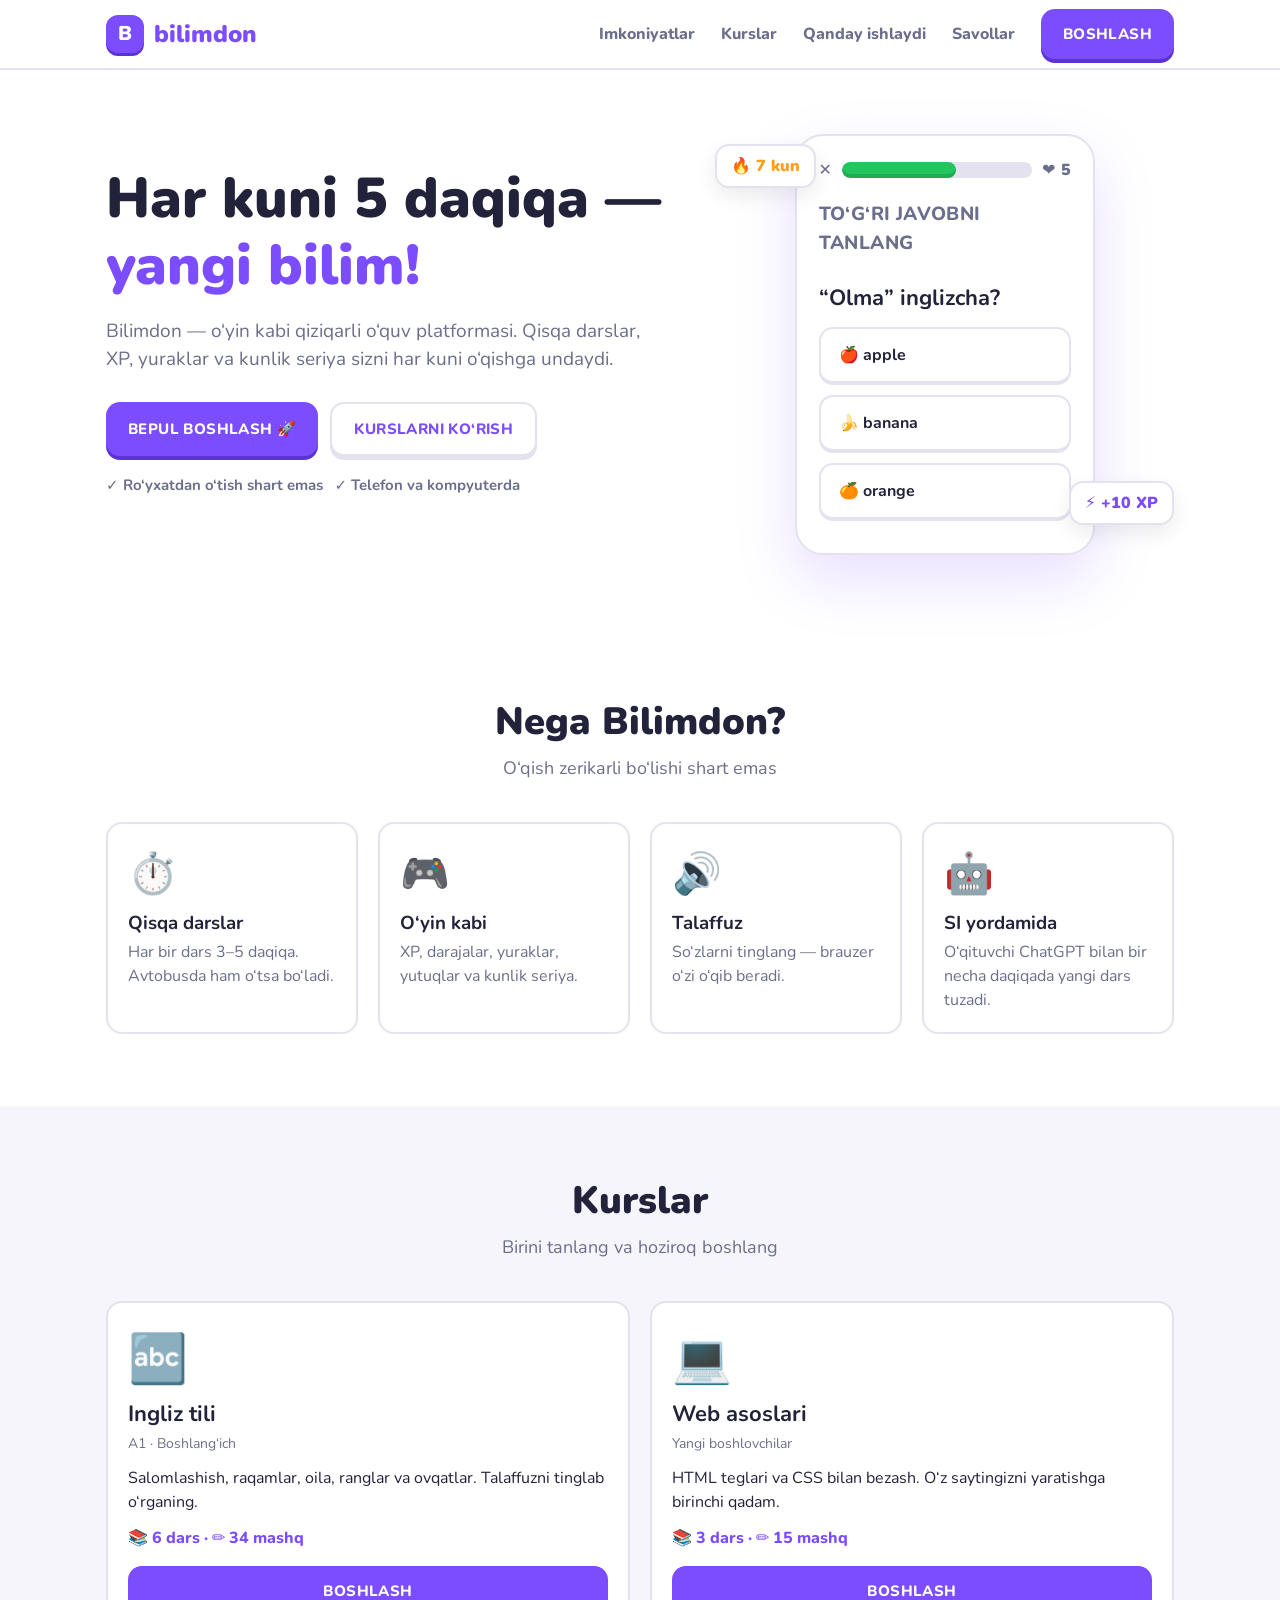
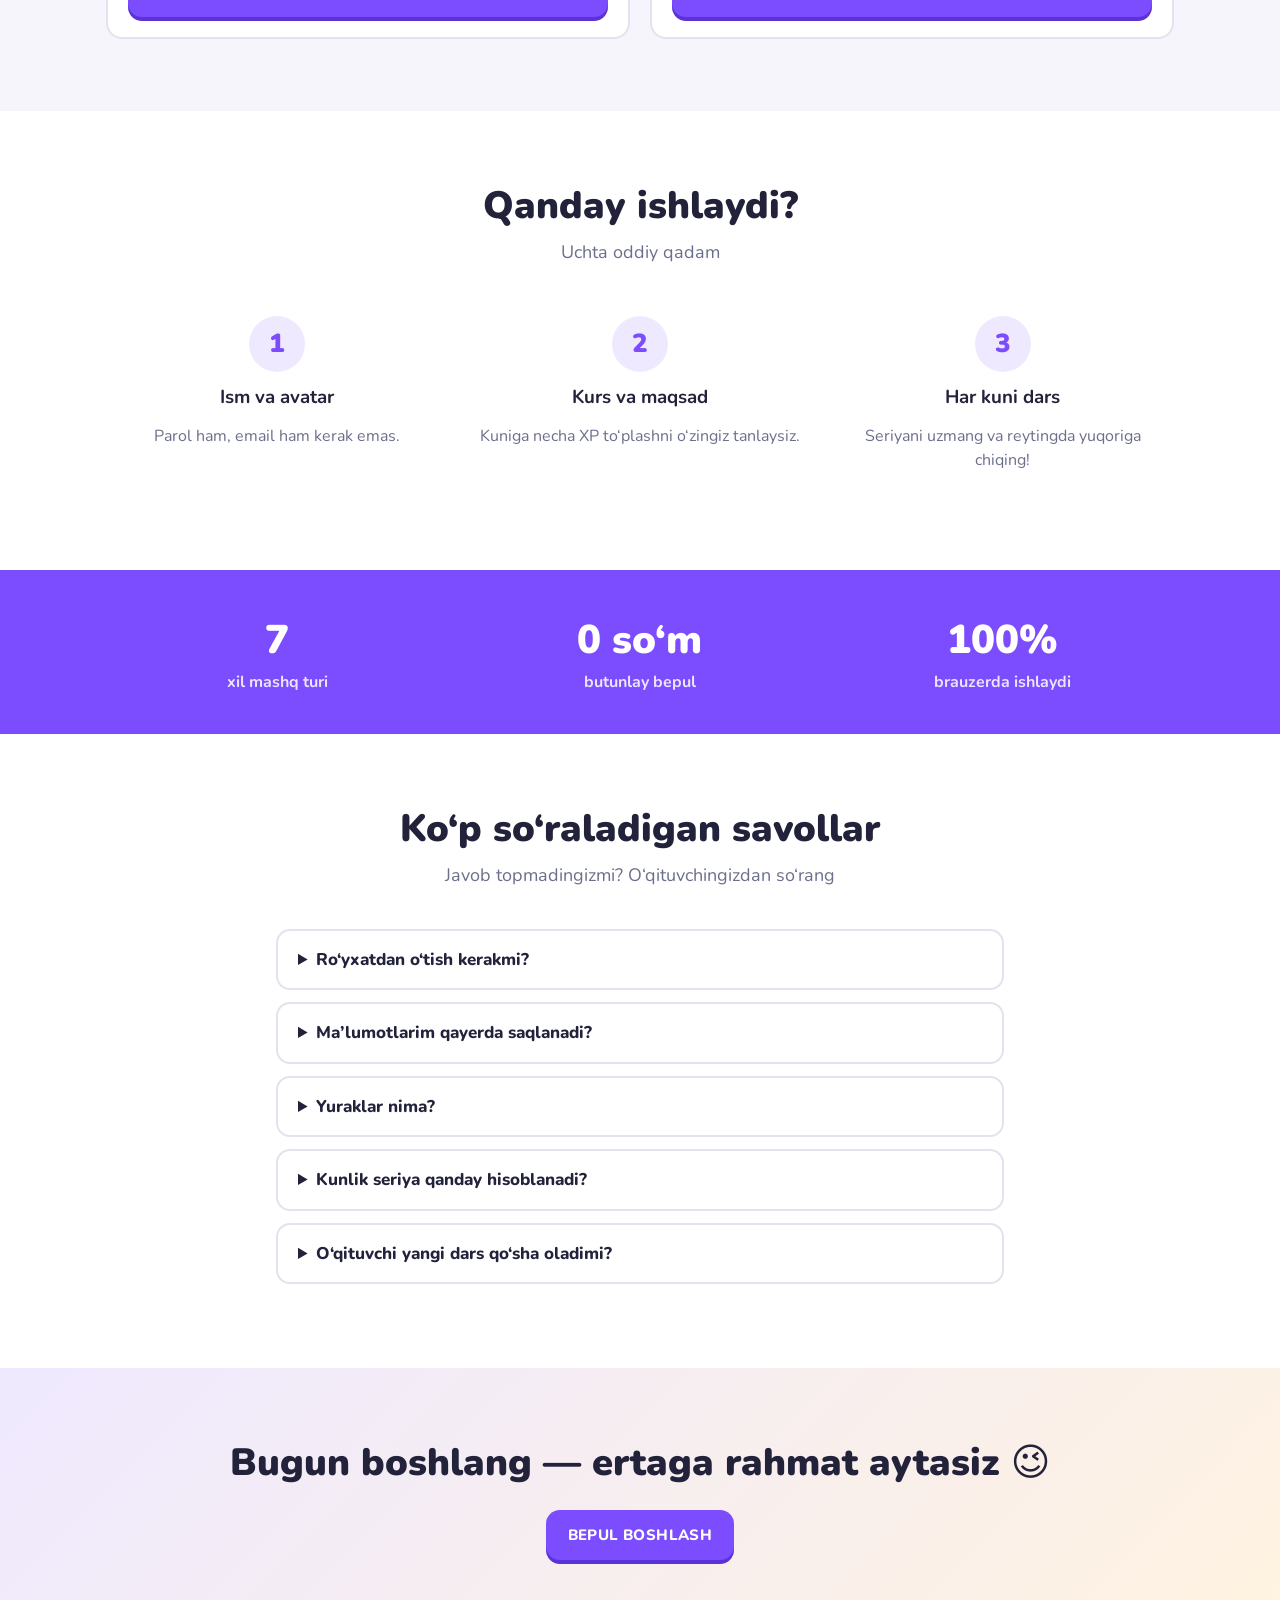
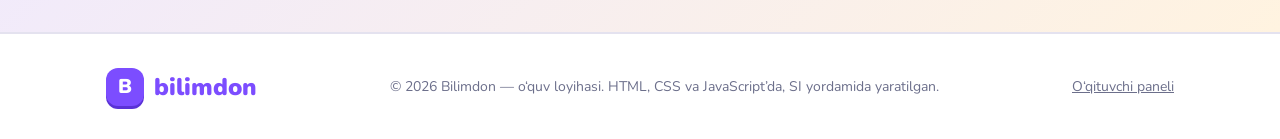
<file: index.html>
<!DOCTYPE html>
<html lang="uz">
<head>
  <meta charset="UTF-8">
  <meta name="viewport" content="width=device-width, initial-scale=1.0">
  <title>Bilimdon — har kuni 5 daqiqada yangi bilim</title>
  <meta name="description" content="Bilimdon — o‘yin kabi qiziqarli o‘quv platformasi: qisqa darslar, XP, yuraklar va kunlik seriya. Ingliz tili va web asoslari kurslari bepul.">
  <meta property="og:title" content="Bilimdon — o‘yin kabi o‘rganing">
  <meta property="og:description" content="Qisqa darslar, XP va kunlik seriya. Bepul, brauzerda ishlaydi.">
  <link rel="icon" href="data:image/svg+xml,<svg xmlns='http://www.w3.org/2000/svg' viewBox='0 0 100 100'><rect width='100' height='100' rx='24' fill='%237c4dff'/><text x='50' y='70' font-size='60' text-anchor='middle' fill='white' font-family='Arial' font-weight='bold'>B</text></svg>">
  <link rel="preconnect" href="https://fonts.googleapis.com">
  <link href="https://fonts.googleapis.com/css2?family=Nunito:wght@400;700;800;900&display=swap" rel="stylesheet">
  <link rel="stylesheet" href="css/style.css">

  <!-- GEO/SEO: FAQ'ni qidiruv tizimlari va SI-qidiruv tushunishi uchun Schema.org -->
  <script type="application/ld+json">
  {
    "@context": "https://schema.org",
    "@type": "FAQPage",
    "mainEntity": [
      { "@type": "Question", "name": "Ro‘yxatdan o‘tish kerakmi?", "acceptedAnswer": { "@type": "Answer", "text": "Yo‘q. Ism va avatar tanlaysiz — shu bilan tamom." } },
      { "@type": "Question", "name": "Bilimdon pullikmi?", "acceptedAnswer": { "@type": "Answer", "text": "Yo‘q, barcha kurslar bepul." } }
    ]
  }
  </script>
</head>
<body class="landing">

  <!-- ===== HEADER ===== -->
  <header class="site-header">
    <div class="container nav">
      <a class="logo" href="index.html"><span class="mark">B</span>bilimdon</a>
      <button class="burger" id="burger" aria-label="Menyu" aria-expanded="false">☰</button>
      <nav class="nav-links" id="navLinks">
        <a href="#features">Imkoniyatlar</a>
        <a href="#courses">Kurslar</a>
        <a href="#how">Qanday ishlaydi</a>
        <a href="#faq">Savollar</a>
        <a class="btn" data-start href="start.html">Boshlash</a>
      </nav>
    </div>
  </header>

  <main>
    <!-- ===== HERO ===== -->
    <section class="container hero">
      <div>
        <h1>Har kuni 5 daqiqa — <em>yangi bilim!</em></h1>
        <p>Bilimdon — o‘yin kabi qiziqarli o‘quv platformasi. Qisqa darslar, XP, yuraklar va kunlik seriya sizni har kuni o‘qishga undaydi.</p>
        <div class="hero-btns">
          <a class="btn" data-start="main" href="start.html">Bepul boshlash 🚀</a>
          <a class="btn btn-ghost" href="#courses">Kurslarni ko‘rish</a>
        </div>
        <p class="trust">✓ Ro‘yxatdan o‘tish shart emas &nbsp; ✓ Telefon va kompyuterda</p>
      </div>

      <div class="hero-art" aria-hidden="true">
        <div class="float f1">🔥 7 kun</div>
        <div class="float f2">⚡ +10 XP</div>
        <div class="phone">
          <div class="phone-top"><span>✕</span><div class="progress"><div style="width:60%"></div></div><span>❤️ 5</span></div>
          <p class="ex-kind">To‘g‘ri javobni tanlang</p>
          <h3>“Olma” inglizcha?</h3>
          <button class="opt demo-opt" data-ok="1">🍎 apple</button>
          <button class="opt demo-opt">🍌 banana</button>
          <button class="opt demo-opt">🍊 orange</button>
        </div>
      </div>
    </section>

    <!-- ===== IMKONIYATLAR ===== -->
    <section class="section" id="features">
      <div class="container">
        <h2>Nega Bilimdon?</h2>
        <p class="sub">O‘qish zerikarli bo‘lishi shart emas</p>
        <div class="grid-4">
          <div class="card feature reveal"><div class="icon">⏱️</div><h3>Qisqa darslar</h3><p class="muted">Har bir dars 3–5 daqiqa. Avtobusda ham o‘tsa bo‘ladi.</p></div>
          <div class="card feature reveal"><div class="icon">🎮</div><h3>O‘yin kabi</h3><p class="muted">XP, darajalar, yuraklar, yutuqlar va kunlik seriya.</p></div>
          <div class="card feature reveal"><div class="icon">🔊</div><h3>Talaffuz</h3><p class="muted">So‘zlarni tinglang — brauzer o‘zi o‘qib beradi.</p></div>
          <div class="card feature reveal"><div class="icon">🤖</div><h3>SI yordamida</h3><p class="muted">O‘qituvchi ChatGPT bilan bir necha daqiqada yangi dars tuzadi.</p></div>
        </div>
      </div>
    </section>

    <!-- ===== KURSLAR (JS bilan to'ldiriladi) ===== -->
    <section class="section alt" id="courses">
      <div class="container">
        <h2>Kurslar</h2>
        <p class="sub">Birini tanlang va hoziroq boshlang</p>
        <div class="grid-3" id="courseList"></div>
      </div>
    </section>

    <!-- ===== QANDAY ISHLAYDI ===== -->
    <section class="section" id="how">
      <div class="container">
        <h2>Qanday ishlaydi?</h2>
        <p class="sub">Uchta oddiy qadam</p>
        <div class="grid-3 steps">
          <div class="step reveal"><span class="num">1</span><h3>Ism va avatar</h3><p class="muted">Parol ham, email ham kerak emas.</p></div>
          <div class="step reveal"><span class="num">2</span><h3>Kurs va maqsad</h3><p class="muted">Kuniga necha XP to‘plashni o‘zingiz tanlaysiz.</p></div>
          <div class="step reveal"><span class="num">3</span><h3>Har kuni dars</h3><p class="muted">Seriyani uzmang va reytingda yuqoriga chiqing!</p></div>
        </div>
      </div>
    </section>

    <!-- ===== RAQAMLAR ===== -->
    <section class="band">
      <div class="container band-grid">
        <div><b>7</b><span>xil mashq turi</span></div>
        <div><b>0 so‘m</b><span>butunlay bepul</span></div>
        <div><b>100%</b><span>brauzerda ishlaydi</span></div>
      </div>
    </section>

    <!-- ===== FAQ ===== -->
    <section class="section" id="faq">
      <div class="container narrow">
        <h2>Ko‘p so‘raladigan savollar</h2>
        <p class="sub">Javob topmadingizmi? O‘qituvchingizdan so‘rang</p>
        <details class="reveal"><summary>Ro‘yxatdan o‘tish kerakmi?</summary><p>Yo‘q. Ism va avatar tanlaysiz — shu bilan tamom.</p></details>
        <details class="reveal"><summary>Ma’lumotlarim qayerda saqlanadi?</summary><p>Faqat sizning brauzeringizda (localStorage). Boshqa kompyuterda progress ko‘rinmaydi.</p></details>
        <details class="reveal"><summary>Yuraklar nima?</summary><p>Har bir xato 1 yurakni oladi. Yuraklar tugasa, dars to‘xtaydi. Har 30 daqiqada 1 yurak tiklanadi.</p></details>
        <details class="reveal"><summary>Kunlik seriya qanday hisoblanadi?</summary><p>Har kuni kamida bitta dars o‘tsangiz, seriya 1 ga oshadi. Bir kun o‘tkazib yuborsangiz — noldan boshlanadi.</p></details>
        <details class="reveal"><summary>O‘qituvchi yangi dars qo‘sha oladimi?</summary><p>Ha! «O‘qituvchi paneli»da ChatGPT yordamida bir necha daqiqada dars tuziladi.</p></details>
      </div>
    </section>

    <section class="section cta">
      <div class="container center">
        <h2>Bugun boshlang — ertaga rahmat aytasiz 😉</h2>
        <a class="btn" data-start href="start.html">Bepul boshlash</a>
      </div>
    </section>
  </main>

  <footer class="site-footer">
    <div class="container footer-grid">
      <a class="logo" href="index.html"><span class="mark">B</span>bilimdon</a>
      <p class="muted small">© 2026 Bilimdon — o‘quv loyihasi. HTML, CSS va JavaScript’da, SI yordamida yaratilgan.</p>
      <a class="muted small" href="admin.html">O‘qituvchi paneli</a>
    </div>
  </footer>

  <button class="to-top" id="toTop" aria-label="Yuqoriga">↑</button>

  <script src="js/data.js"></script>
  <script src="js/store.js"></script>
  <script src="js/ui.js"></script>
  <script src="js/landing.js"></script>
</body>
</html>
</file>
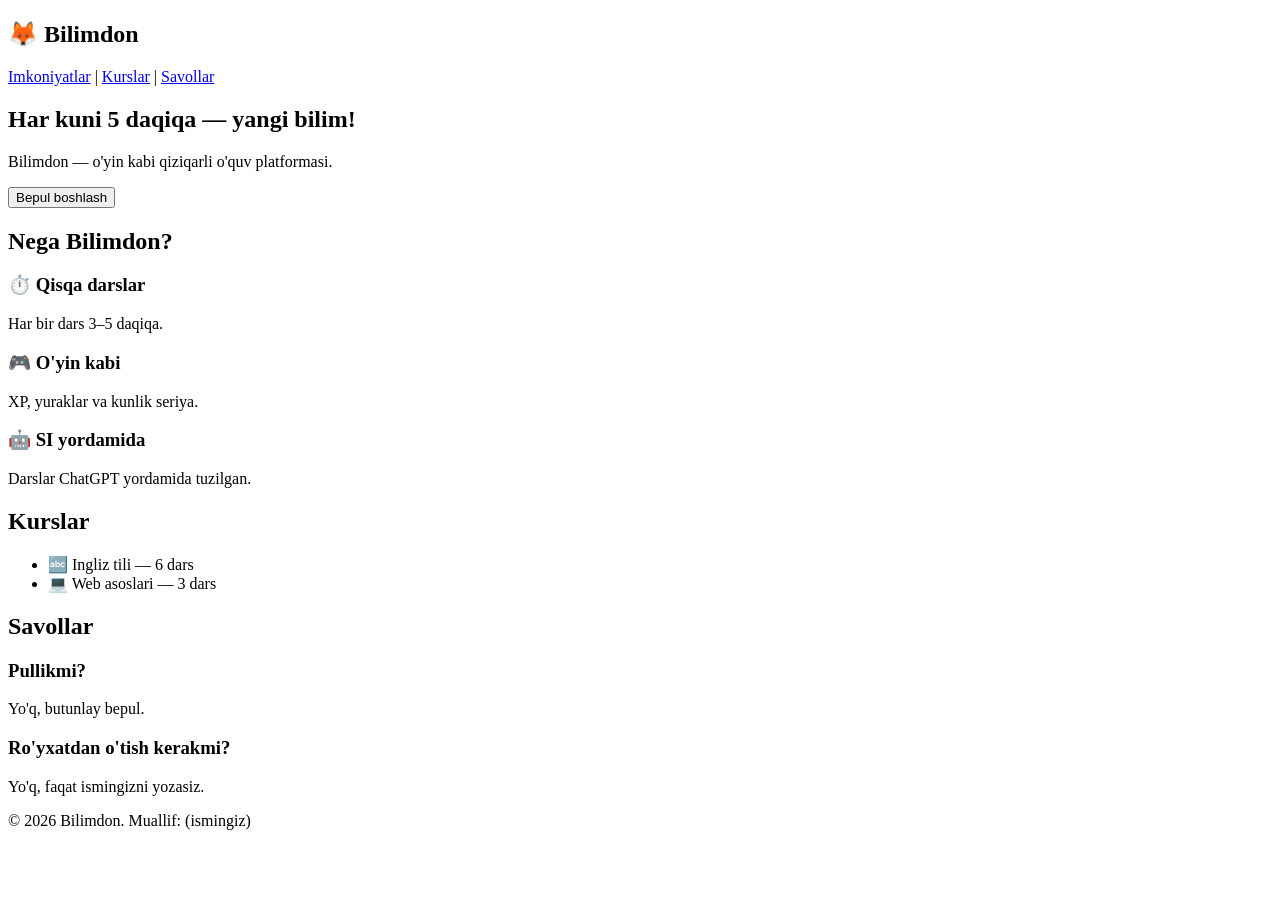
<file: darslar/01-dars/namuna/index.html>
<!DOCTYPE html>
<html lang="uz">
<head>
  <!-- head — brauzer uchun ma'lumot. Sahifada ko'rinmaydi -->
  <meta charset="UTF-8">
  <meta name="viewport" content="width=device-width, initial-scale=1.0">
  <title>Bilimdon — har kuni 5 daqiqada yangi bilim</title>
</head>
<body>
  <!-- body — sahifada ko'rinadigan hamma narsa -->

  <!-- 1. HEADER: logo va menyu -->
  <header>
    <h2>🦊 Bilimdon</h2>
    <nav>
      <a href="#features">Imkoniyatlar</a> |
      <a href="#courses">Kurslar</a> |
      <a href="#faq">Savollar</a>
    </nav>
  </header>

  <!-- 2. HERO: asosiy shior va tugma -->
  <section id="hero">
    <h1>Har kuni 5 daqiqa — yangi bilim!</h1>
    <p>Bilimdon — o'yin kabi qiziqarli o'quv platformasi.</p>
    <button>Bepul boshlash</button>
  </section>

  <!-- 3. IMKONIYATLAR -->
  <section id="features">
    <h2>Nega Bilimdon?</h2>
    <h3>⏱️ Qisqa darslar</h3>
    <p>Har bir dars 3–5 daqiqa.</p>
    <h3>🎮 O'yin kabi</h3>
    <p>XP, yuraklar va kunlik seriya.</p>
    <h3>🤖 SI yordamida</h3>
    <p>Darslar ChatGPT yordamida tuzilgan.</p>
  </section>

  <!-- 4. KURSLAR -->
  <section id="courses">
    <h2>Kurslar</h2>
    <ul>
      <li>🔤 Ingliz tili — 6 dars</li>
      <li>💻 Web asoslari — 3 dars</li>
    </ul>
  </section>

  <!-- 5. FAQ: ko'p so'raladigan savollar -->
  <section id="faq">
    <h2>Savollar</h2>
    <h3>Pullikmi?</h3>
    <p>Yo'q, butunlay bepul.</p>
    <h3>Ro'yxatdan o'tish kerakmi?</h3>
    <p>Yo'q, faqat ismingizni yozasiz.</p>
  </section>

  <!-- 6. FOOTER: sahifa pastki qismi -->
  <footer>
    <p>© 2026 Bilimdon. Muallif: (ismingiz)</p>
  </footer>

</body>
</html>
</file>
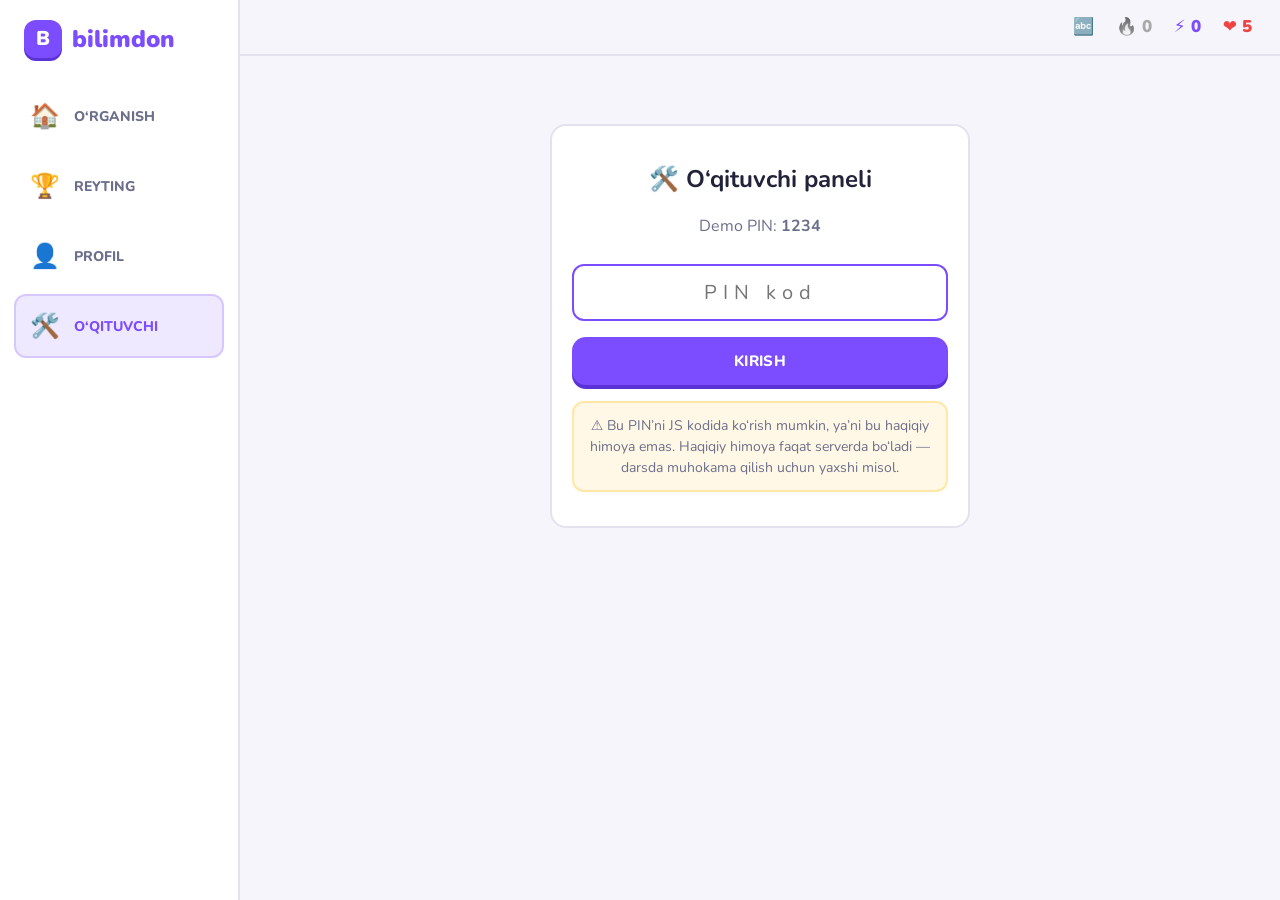
<file: admin.html>
<!DOCTYPE html>
<html lang="uz">
<head>
  <meta charset="UTF-8">
  <meta name="viewport" content="width=device-width, initial-scale=1.0">
  <title>O‘qituvchi paneli — Bilimdon</title>
  <link href="https://fonts.googleapis.com/css2?family=Nunito:wght@400;700;800;900&display=swap" rel="stylesheet">
  <link rel="stylesheet" href="css/style.css">
</head>
<body>
  <div class="app">
    <nav class="sidebar" id="sidebar"></nav>
    <main class="main">
      <header class="topbar" id="topbar"></header>
      <div class="layout">
        <div class="content" id="content"></div>
      </div>
    </main>
  </div>

  <script src="js/data.js"></script>
  <script src="js/store.js"></script>
  <script src="js/ui.js"></script>
  <script src="js/admin.js"></script>
</body>
</html>
</file>
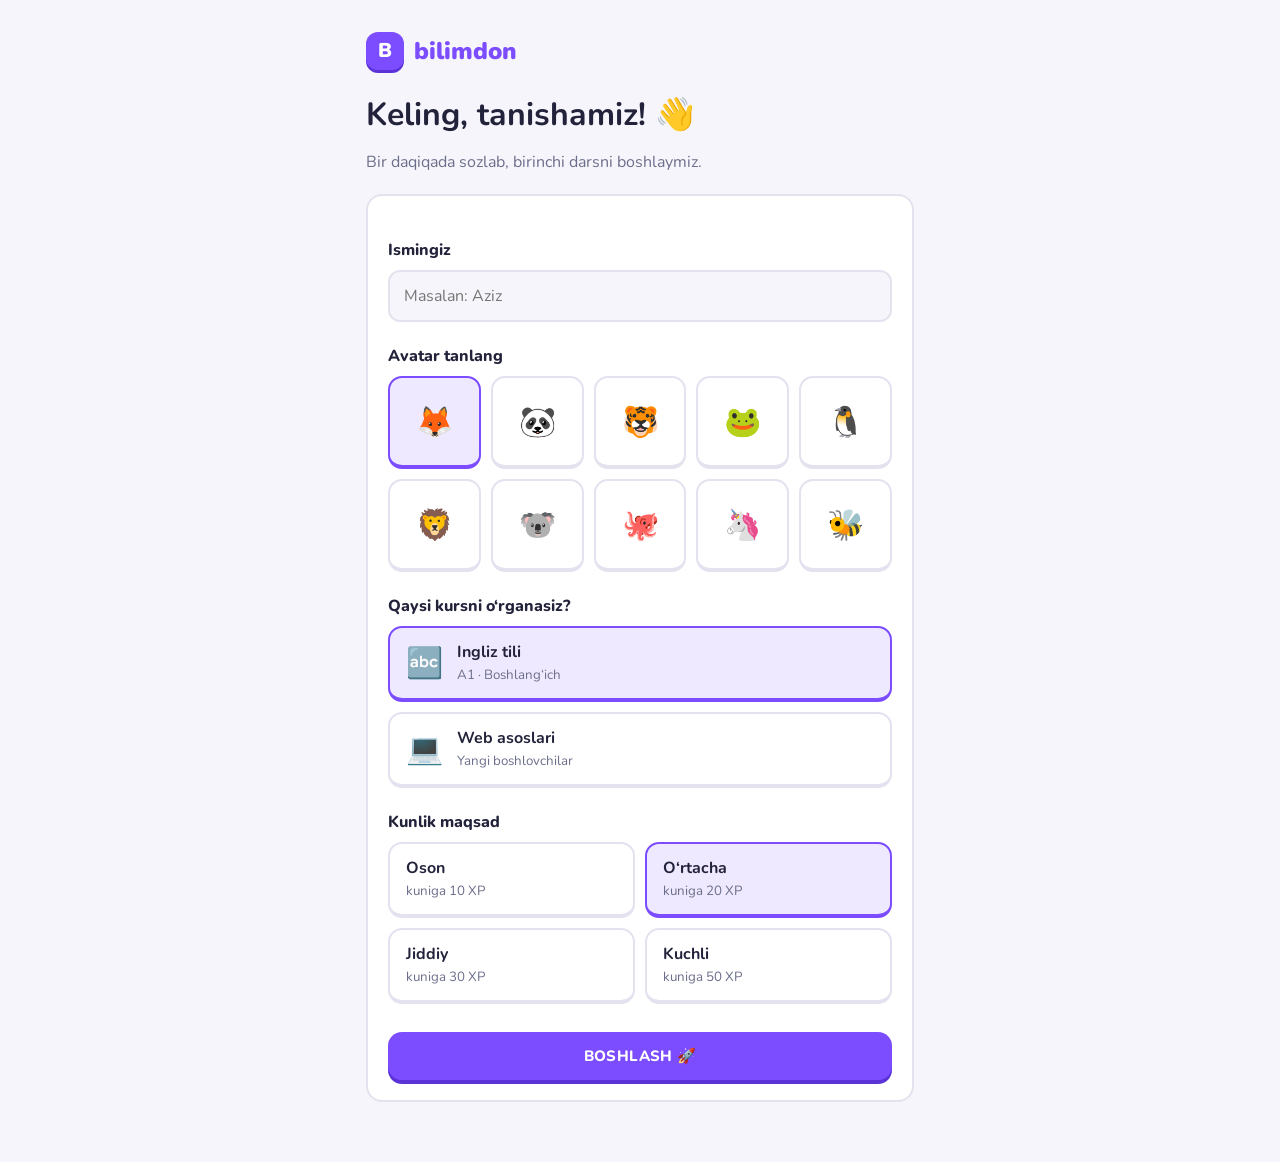
<file: leaderboard.html>
<!DOCTYPE html>
<html lang="uz">
<head>
  <meta charset="UTF-8">
  <meta name="viewport" content="width=device-width, initial-scale=1.0">
  <title>Reyting — Bilimdon</title>
  <link href="https://fonts.googleapis.com/css2?family=Nunito:wght@400;700;800;900&display=swap" rel="stylesheet">
  <link rel="stylesheet" href="css/style.css">
</head>
<body>
  <div class="app">
    <nav class="sidebar" id="sidebar"></nav>
    <main class="main">
      <header class="topbar" id="topbar"></header>
      <div class="layout">
        <div class="content" id="content"></div>
      </div>
    </main>
  </div>

  <script src="js/data.js"></script>
  <script src="js/store.js"></script>
  <script src="js/ui.js"></script>
  <script src="js/leaderboard.js"></script>
</body>
</html>
</file>
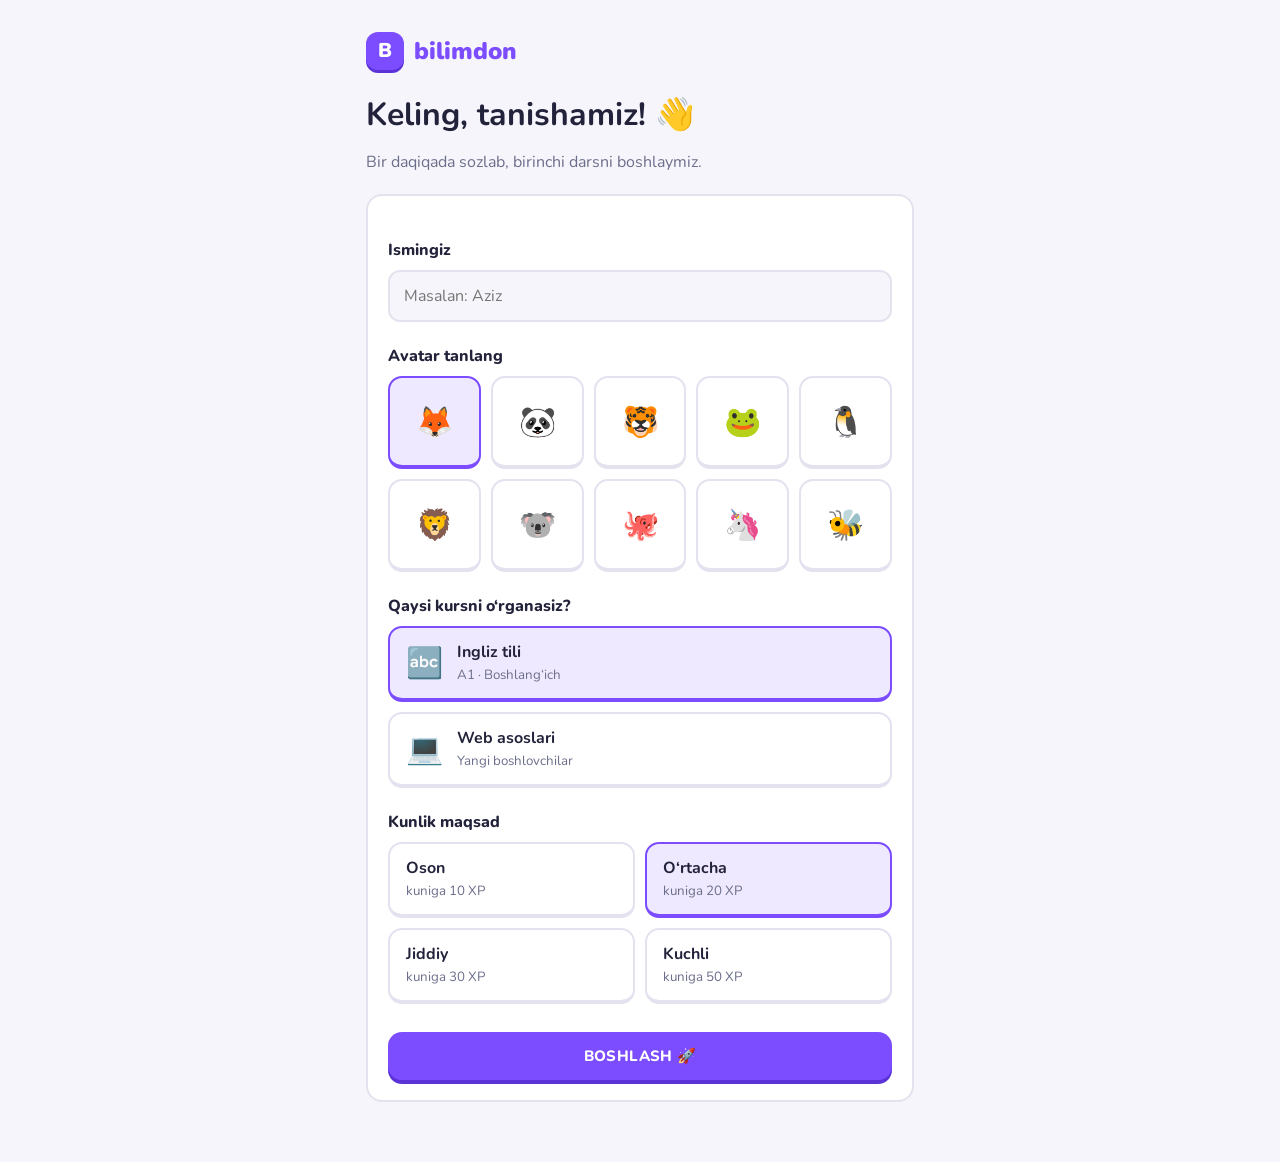
<file: learn.html>
<!DOCTYPE html>
<html lang="uz">
<head>
  <meta charset="UTF-8">
  <meta name="viewport" content="width=device-width, initial-scale=1.0">
  <title>O‘rganish — Bilimdon</title>
  <link href="https://fonts.googleapis.com/css2?family=Nunito:wght@400;700;800;900&display=swap" rel="stylesheet">
  <link rel="stylesheet" href="css/style.css">
</head>
<body>
  <div class="app">
    <nav class="sidebar" id="sidebar"></nav>
    <main class="main">
      <header class="topbar" id="topbar"></header>
      <div class="layout">
        <div class="content" id="content"></div>
        <aside class="side" id="side"></aside>
      </div>
    </main>
  </div>

  <script src="js/data.js"></script>
  <script src="js/store.js"></script>
  <script src="js/ui.js"></script>
  <script src="js/learn.js"></script>
</body>
</html>
</file>
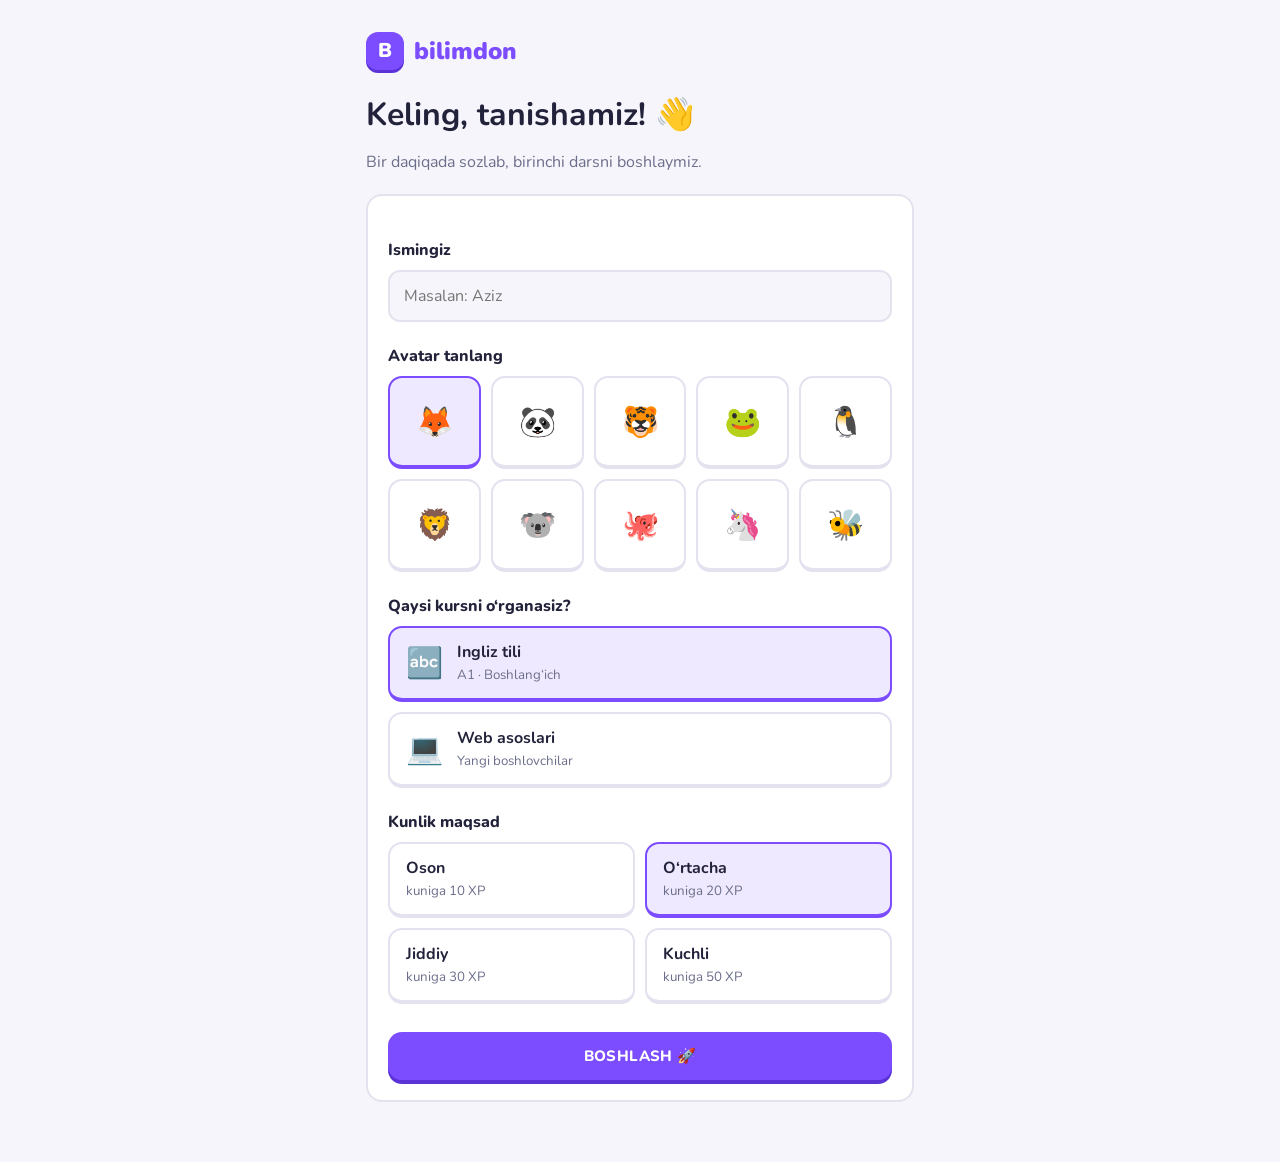
<file: lesson.html>
<!DOCTYPE html>
<html lang="uz">
<head>
  <meta charset="UTF-8">
  <meta name="viewport" content="width=device-width, initial-scale=1.0">
  <title>Dars — Bilimdon</title>
  <link href="https://fonts.googleapis.com/css2?family=Nunito:wght@400;700;800;900&display=swap" rel="stylesheet">
  <link rel="stylesheet" href="css/style.css">
</head>
<body>
  <div class="lesson-page">
    <div class="lesson-top">
      <a class="close" href="learn.html" title="Darsdan chiqish">✕</a>
      <div class="progress"><div id="bar"></div></div>
      <span class="stat heart" id="hearts">❤️</span>
    </div>

    <div class="lesson-body" id="body"></div>

    <footer class="lesson-foot" id="foot">
      <div class="inner">
        <div id="feedback"></div>
        <button class="btn" id="checkBtn" disabled>Tekshirish</button>
      </div>
    </footer>
  </div>

  <script src="js/data.js"></script>
  <script src="js/store.js"></script>
  <script src="js/ui.js"></script>
  <script src="js/lesson.js"></script>
</body>
</html>
</file>
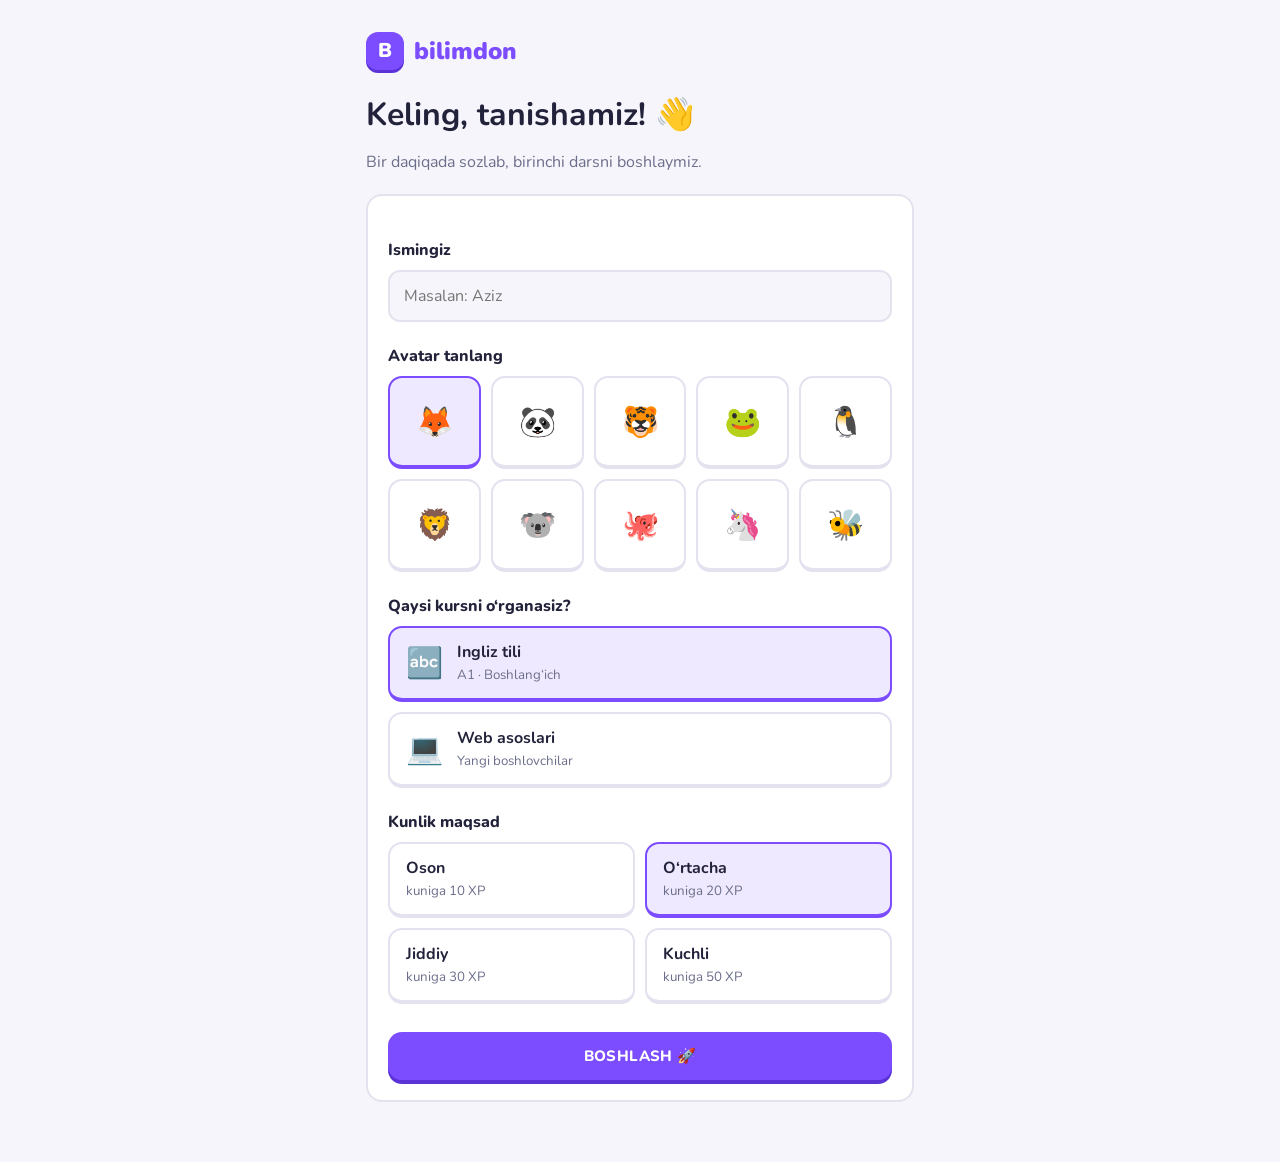
<file: profile.html>
<!DOCTYPE html>
<html lang="uz">
<head>
  <meta charset="UTF-8">
  <meta name="viewport" content="width=device-width, initial-scale=1.0">
  <title>Profil — Bilimdon</title>
  <link href="https://fonts.googleapis.com/css2?family=Nunito:wght@400;700;800;900&display=swap" rel="stylesheet">
  <link rel="stylesheet" href="css/style.css">
</head>
<body>
  <div class="app">
    <nav class="sidebar" id="sidebar"></nav>
    <main class="main">
      <header class="topbar" id="topbar"></header>
      <div class="layout">
        <div class="content" id="content"></div>
      </div>
    </main>
  </div>

  <script src="js/data.js"></script>
  <script src="js/store.js"></script>
  <script src="js/ui.js"></script>
  <script src="js/profile.js"></script>
</body>
</html>
</file>
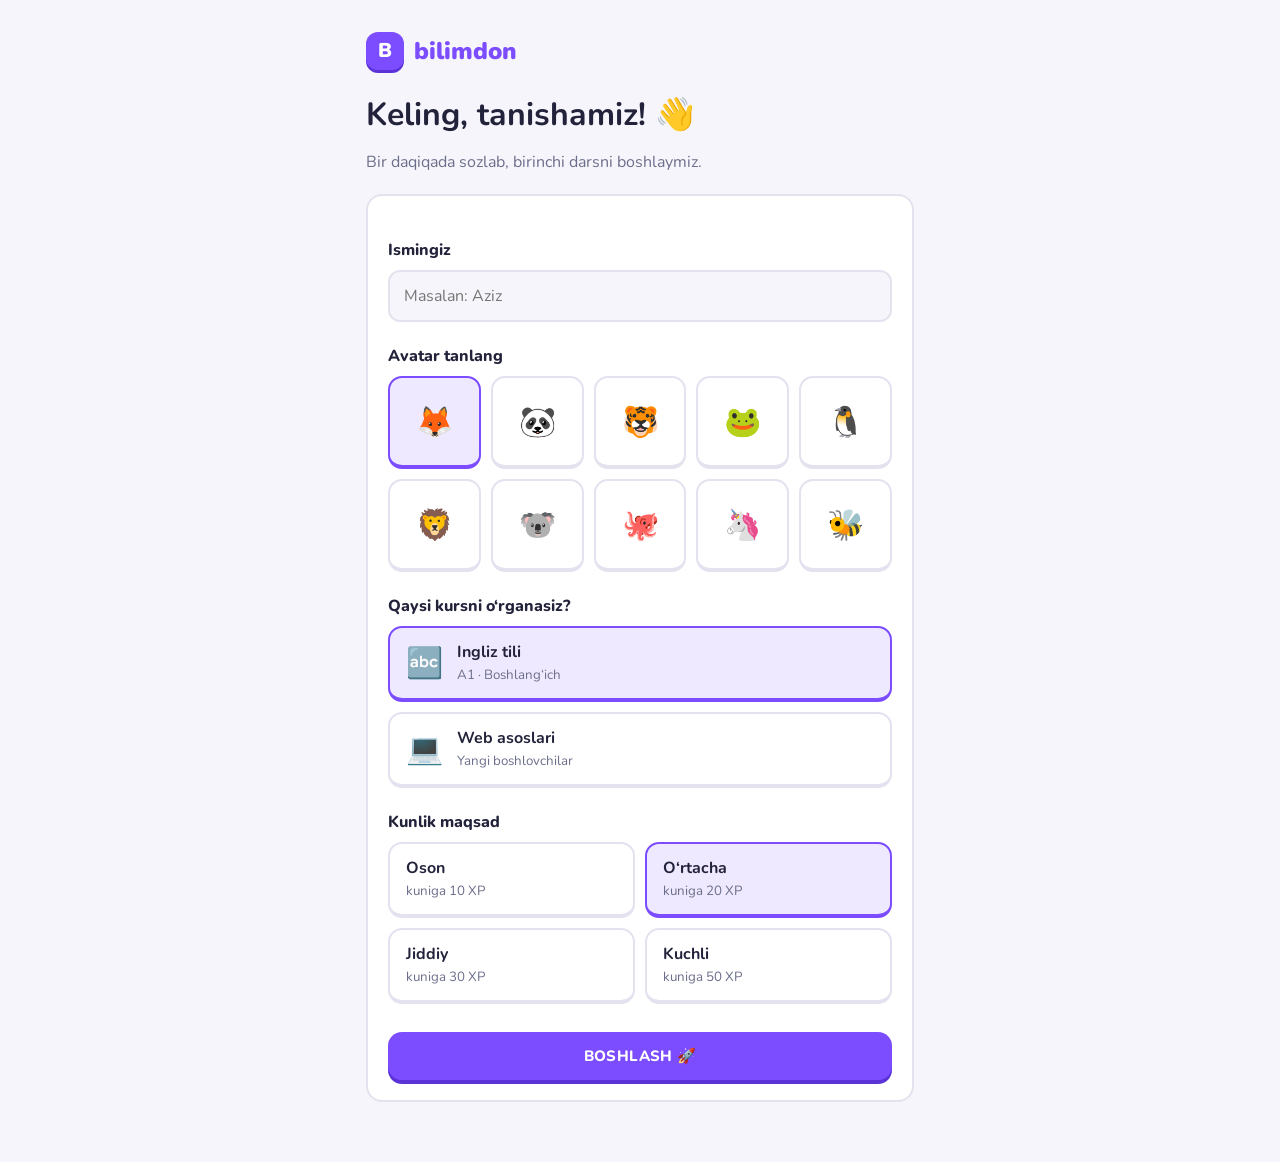
<file: start.html>
<!DOCTYPE html>
<html lang="uz">
<head>
  <meta charset="UTF-8">
  <meta name="viewport" content="width=device-width, initial-scale=1.0">
  <title>Boshlash — Bilimdon</title>
  <link href="https://fonts.googleapis.com/css2?family=Nunito:wght@400;700;800;900&display=swap" rel="stylesheet">
  <link rel="stylesheet" href="css/style.css">
</head>
<body>
  <div class="start-wrap">
    <a class="logo" href="index.html"><span class="mark">B</span>bilimdon</a>
    <h1>Keling, tanishamiz! 👋</h1>
    <p class="muted">Bir daqiqada sozlab, birinchi darsni boshlaymiz.</p>
    <form id="startForm" class="card" novalidate></form>
  </div>

  <script src="js/data.js"></script>
  <script src="js/store.js"></script>
  <script src="js/ui.js"></script>
  <script src="js/start.js"></script>
</body>
</html>
</file>
<file: css/style.css>
/* =====================================================
   BILIMDON — umumiy dizayn
   Ranglar :root ichida — bitta joyda o'zgartirsangiz, butun sayt o'zgaradi
   ===================================================== */
:root {
  --primary: #7c4dff;
  --primary-d: #5a32d6;
  --primary-l: #efe9ff;
  --accent: #ff9f1c;
  --ok: #22c55e;
  --ok-d: #15803d;
  --ok-l: #dcfce7;
  --bad: #ef4444;
  --bad-d: #b91c1c;
  --bad-l: #fee2e2;
  --gold: #ffc53d;
  --gold-d: #d99a00;
  --bg: #f6f5fb;
  --card: #ffffff;
  --text: #22223b;
  --muted: #6c6f8b;
  --border: #e4e2ef;
  --locked: #d9d8e3;
  --radius: 16px;
}

* { box-sizing: border-box; }
html { scroll-behavior: smooth; }
body {
  margin: 0;
  font-family: "Nunito", system-ui, -apple-system, "Segoe UI", sans-serif;
  background: var(--bg);
  color: var(--text);
  line-height: 1.5;
}
a { color: inherit; }
h1, h2, h3, h4 { line-height: 1.2; }
.muted { color: var(--muted); }
.small { font-size: 14px; }
.center { text-align: center; }
.grow { flex: 1; min-width: 0; }
.err { color: var(--bad-d); font-weight: 700; margin: 6px 0; }
.okmsg { color: var(--ok-d); font-weight: 700; }
.note { font-size: 14px; color: var(--muted); background: #fff8e6; border: 2px solid #ffe7a8; border-radius: 12px; padding: 12px 14px; margin-top: 16px; }

/* ---------- Tugmalar (3D uslub) ---------- */
.btn {
  display: inline-flex; align-items: center; justify-content: center; gap: 8px;
  border: 0; border-radius: 14px; padding: 14px 22px;
  font-family: inherit; font-size: 15px; font-weight: 800; letter-spacing: .4px; text-transform: uppercase;
  background: var(--primary); color: #fff; box-shadow: 0 4px 0 var(--primary-d);
  cursor: pointer; text-decoration: none; transition: transform .08s, box-shadow .08s, filter .15s;
}
.btn:hover { filter: brightness(1.06); }
.btn:active { transform: translateY(4px); box-shadow: 0 0 0 transparent; }
.btn:focus-visible { outline: 3px solid #b9a3ff; outline-offset: 3px; }
.btn-ghost { background: #fff; color: var(--primary); border: 2px solid var(--border); box-shadow: 0 4px 0 var(--border); }
.btn-ok { background: var(--ok); box-shadow: 0 4px 0 var(--ok-d); }
.btn-bad { background: var(--bad); box-shadow: 0 4px 0 var(--bad-d); }
.btn:disabled { background: var(--locked); color: #fff; box-shadow: 0 4px 0 #c3c2cf; border: 0; cursor: not-allowed; transform: none; filter: none; }
.btn-block { width: 100%; }
.btn.mini { padding: 9px 14px; font-size: 12px; border-radius: 11px; }
.btn-row { display: flex; flex-wrap: wrap; gap: 10px; margin-top: 12px; }
.card { background: var(--card); border: 2px solid var(--border); border-radius: var(--radius); padding: 20px; }
.card h3, .card h4 { margin: 0 0 12px; }

/* ---------- Logo ---------- */
.logo { display: inline-flex; align-items: center; gap: 10px; font-weight: 900; font-size: 24px; color: var(--primary); text-decoration: none; }
.logo .mark { width: 38px; height: 38px; border-radius: 12px; background: var(--primary); color: #fff; display: grid; place-items: center; font-size: 20px; box-shadow: 0 3px 0 var(--primary-d); }

/* =====================================================
   LENDING
   ===================================================== */
.landing { background: #fff; }
.container { max-width: 1100px; margin: 0 auto; padding: 0 16px; }
.container.narrow { max-width: 760px; }
.site-header { position: sticky; top: 0; z-index: 50; background: rgba(255, 255, 255, .92); backdrop-filter: blur(8px); border-bottom: 2px solid var(--border); }
.nav { display: flex; align-items: center; justify-content: space-between; height: 68px; position: relative; }
.nav-links { display: flex; align-items: center; gap: 26px; }
.nav-links a:not(.btn) { text-decoration: none; font-weight: 800; color: var(--muted); }
.nav-links a:not(.btn):hover { color: var(--primary); }
.burger { display: none; background: none; border: 2px solid var(--border); border-radius: 10px; font-size: 22px; width: 44px; height: 44px; cursor: pointer; color: var(--text); }

.hero { display: grid; grid-template-columns: 1.1fr .9fr; gap: 48px; align-items: center; padding-top: 64px; padding-bottom: 72px; }
.hero h1 { font-size: clamp(34px, 5.2vw, 56px); font-weight: 900; margin: 0 0 18px; }
.hero h1 em { font-style: normal; color: var(--primary); }
.hero p { font-size: 19px; color: var(--muted); margin: 0 0 28px; }
.hero-btns { display: flex; flex-wrap: wrap; gap: 12px; }
.trust { font-size: 15px !important; margin-top: 18px !important; font-weight: 700; }
.hero-art { position: relative; display: flex; justify-content: center; }
.phone { width: 300px; max-width: 100%; background: #fff; border: 2px solid var(--border); border-radius: 28px; padding: 22px; box-shadow: 0 24px 60px rgba(124, 77, 255, .18); animation: floaty 5s ease-in-out infinite; }
.phone-top { display: flex; align-items: center; gap: 10px; font-weight: 900; color: var(--muted); margin-bottom: 18px; }
.phone-top .progress { flex: 1; }
.phone h3 { font-size: 22px; margin: 0 0 16px; }
.phone .opt { margin-bottom: 10px; font-size: 16px; }
.float { position: absolute; z-index: 2; background: #fff; border: 2px solid var(--border); border-radius: 14px; padding: 8px 14px; font-weight: 900; box-shadow: 0 8px 20px rgba(0, 0, 0, .08); }
.f1 { top: 10px; left: 0; color: var(--accent); animation: floaty 4s ease-in-out infinite; }
.f2 { bottom: 30px; right: 0; color: var(--primary); animation: floaty 4.5s ease-in-out .5s infinite; }

.section { padding: 72px 0; }
.section.alt { background: var(--bg); }
.section h2 { font-size: clamp(28px, 4vw, 38px); font-weight: 900; text-align: center; margin: 0 0 10px; }
.section .sub { text-align: center; color: var(--muted); margin: 0 0 40px; font-size: 18px; }
.grid-3 { display: grid; grid-template-columns: repeat(auto-fit, minmax(260px, 1fr)); gap: 20px; }
.grid-4 { display: grid; grid-template-columns: repeat(auto-fit, minmax(220px, 1fr)); gap: 20px; }
.feature .icon { font-size: 40px; margin-bottom: 8px; }
.feature h3 { margin: 0 0 6px; }
.feature p { margin: 0; }
.course-card { display: flex; flex-direction: column; }
.course-card h3 { margin: 6px 0 0; font-size: 22px; }
.course-card p { margin: 6px 0; }
.course-card .btn { margin-top: auto; }
.course-em { font-size: 48px; }
.course-meta { font-weight: 800; color: var(--primary); margin-bottom: 16px !important; }
.steps .step { text-align: center; padding: 10px; }
.step .num { display: inline-grid; place-items: center; width: 56px; height: 56px; border-radius: 50%; background: var(--primary-l); color: var(--primary); font-size: 26px; font-weight: 900; }
.step h3 { margin: 14px 0 6px; }
.band { background: var(--primary); color: #fff; padding: 40px 0; }
.band-grid { display: grid; grid-template-columns: repeat(auto-fit, minmax(200px, 1fr)); gap: 20px; text-align: center; }
.band b { display: block; font-size: 40px; font-weight: 900; }
.band span { opacity: .85; font-weight: 700; }
details { background: #fff; border: 2px solid var(--border); border-radius: 14px; padding: 16px 20px; margin-bottom: 12px; }
summary { font-weight: 800; cursor: pointer; font-size: 17px; }
details p { margin: 10px 0 0; color: var(--muted); }
.cta { background: linear-gradient(135deg, var(--primary-l), #fff3e0); }
.cta h2 { margin-bottom: 24px; }
.site-footer { border-top: 2px solid var(--border); padding: 28px 0; }
.footer-grid { display: flex; align-items: center; justify-content: space-between; gap: 16px; flex-wrap: wrap; }
.to-top { position: fixed; right: 20px; bottom: 20px; width: 48px; height: 48px; border-radius: 50%; border: 0; background: var(--primary); color: #fff; font-size: 22px; font-weight: 900; cursor: pointer; box-shadow: 0 4px 0 var(--primary-d); opacity: 0; pointer-events: none; transition: opacity .3s; z-index: 40; }
.to-top.show { opacity: 1; pointer-events: auto; }

.reveal { opacity: 0; transform: translateY(26px); transition: opacity .6s, transform .6s; }
.reveal.visible { opacity: 1; transform: none; }

@media (max-width: 860px) {
  .hero { grid-template-columns: 1fr; text-align: center; padding-top: 40px; }
  .hero-btns { justify-content: center; }
}
@media (max-width: 768px) {
  .burger { display: block; }
  .nav-links { display: none; position: absolute; top: 68px; left: -16px; right: -16px; flex-direction: column; align-items: stretch; gap: 4px; background: #fff; padding: 12px 16px 18px; border-bottom: 2px solid var(--border); }
  .nav-links.open { display: flex; }
  .nav-links a:not(.btn) { padding: 12px; }
  .section { padding: 56px 0; }
}

/* =====================================================
   ILOVA QOBIG'I (menyu + yuqori panel)
   ===================================================== */
.app { display: grid; grid-template-columns: 240px 1fr; min-height: 100vh; }
.sidebar { position: sticky; top: 0; height: 100vh; background: #fff; border-right: 2px solid var(--border); padding: 20px 14px; display: flex; flex-direction: column; gap: 6px; }
.sidebar .logo { padding: 0 10px 20px; }
.nav-item { display: flex; align-items: center; gap: 14px; padding: 12px 14px; border-radius: 12px; border: 2px solid transparent; text-decoration: none; font-weight: 800; font-size: 14px; text-transform: uppercase; color: var(--muted); }
.nav-item .ico { font-size: 24px; width: 30px; text-align: center; }
.nav-item:hover { background: var(--bg); }
.nav-item.active { background: var(--primary-l); color: var(--primary); border-color: #d6c8ff; }
.main { min-width: 0; }
.topbar { position: sticky; top: 0; z-index: 20; display: flex; justify-content: flex-end; gap: 22px; padding: 14px 28px; background: rgba(246, 245, 251, .92); backdrop-filter: blur(6px); border-bottom: 2px solid var(--border); }
.stat { display: inline-flex; align-items: center; gap: 6px; font-weight: 900; font-size: 17px; }
.stat.fire { color: var(--accent); }
.stat.xp { color: var(--primary); }
.stat.heart { color: var(--bad); }
.stat.dim { color: #a9a8b8; filter: grayscale(1); }
.layout { display: flex; gap: 28px; align-items: flex-start; max-width: 1060px; margin: 0 auto; padding: 28px 24px; }
.content { flex: 1; min-width: 0; }
.side { width: 300px; flex-shrink: 0; display: flex; flex-direction: column; gap: 16px; position: sticky; top: 84px; }
.side .card { padding: 16px 18px; }
.side p { margin: 8px 0 0; font-size: 14px; }
.page-title { font-size: 30px; font-weight: 900; margin: 0 0 8px; }

@media (max-width: 1100px) {
  .layout { flex-direction: column; }
  .side { width: 100%; position: static; order: -1; flex-direction: row; flex-wrap: wrap; }
  .side > * { flex: 1 1 220px; }
}
@media (max-width: 768px) {
  .app { grid-template-columns: 1fr; }
  .sidebar { position: fixed; top: auto; bottom: 0; left: 0; right: 0; height: auto; z-index: 40; flex-direction: row; justify-content: space-around; padding: 6px; border-right: 0; border-top: 2px solid var(--border); }
  .sidebar .logo, .nav-item .label { display: none; }
  .nav-item { padding: 8px 14px; }
  .main { padding-bottom: 80px; }
  .topbar { justify-content: space-between; padding: 12px 16px; }
  .layout { padding: 16px; gap: 16px; }
  .side .card:nth-child(n+2) { display: none; } /* telefonda faqat kunlik maqsad */
}

/* ---------- Kurs xaritasi ---------- */
.course-tabs { display: flex; gap: 10px; flex-wrap: wrap; justify-content: center; margin-bottom: 8px; }
.ctab { font-family: inherit; font-weight: 800; font-size: 15px; padding: 10px 16px; border-radius: 12px; border: 2px solid var(--border); border-bottom-width: 4px; background: #fff; cursor: pointer; color: var(--muted); }
.ctab.active { border-color: #b9a3ff; background: var(--primary-l); color: var(--primary-d); }
.unit-banner { background: var(--unit); color: #fff; border-radius: 16px; padding: 18px 22px; margin: 18px 0 36px; box-shadow: 0 4px 0 rgba(0, 0, 0, .18); }
.unit-banner small { font-weight: 900; text-transform: uppercase; opacity: .85; letter-spacing: .5px; }
.unit-banner h3 { margin: 4px 0 0; font-size: 22px; }
.unit-banner p { margin: 4px 0 0; opacity: .9; }
.path { display: flex; flex-direction: column; align-items: center; gap: 22px; margin-bottom: 30px; }
.node-wrap { position: relative; display: flex; flex-direction: column; align-items: center; left: var(--x, 0); animation: pop .45s var(--d, 0ms) backwards; }
.node-wrap.has-bubble { margin-top: 40px; }
.node { position: relative; width: 78px; height: 78px; border-radius: 50%; border: 0; font-size: 32px; cursor: pointer; background: var(--unit); color: #fff; box-shadow: 0 7px 0 rgba(0, 0, 0, .25); transition: transform .1s, box-shadow .1s; }
.node:active { transform: translateY(5px); box-shadow: 0 2px 0 rgba(0, 0, 0, .25); }
.node.done { background: var(--gold); box-shadow: 0 7px 0 var(--gold-d); }
.node.locked { background: var(--locked); box-shadow: 0 7px 0 #bdbcca; cursor: not-allowed; font-size: 26px; }
.node.current { animation: ring 1.8s infinite; }
.node .badge { position: absolute; right: -4px; bottom: -2px; width: 28px; height: 28px; border-radius: 50%; background: var(--ok); color: #fff; font-size: 16px; font-weight: 900; display: grid; place-items: center; border: 3px solid #fff; }
.node-title { margin-top: 12px; font-weight: 800; font-size: 14px; color: var(--muted); text-align: center; max-width: 130px; }
.bubble { position: absolute; bottom: calc(100% + 10px); white-space: nowrap; background: #fff; border: 2px solid var(--border); color: var(--unit); font-weight: 900; padding: 8px 14px; border-radius: 12px; animation: bob 1.4s ease-in-out infinite; }
.bubble::after { content: ""; position: absolute; left: 50%; top: 100%; transform: translateX(-50%); border: 8px solid transparent; border-top-color: #fff; }
.goal-row { display: flex; align-items: center; gap: 12px; }
.goal-bar { flex: 1; height: 14px; background: var(--border); border-radius: 99px; overflow: hidden; }
.goal-bar > div { height: 100%; background: var(--accent); border-radius: 99px; transition: width .6s; }
.goal-bar.lvl > div { background: var(--primary); }
.hearts { font-size: 22px; letter-spacing: 2px; }

/* =====================================================
   DARS EKRANI
   ===================================================== */
.lesson-page { min-height: 100vh; display: flex; flex-direction: column; background: #fff; }
.lesson-top { display: flex; align-items: center; gap: 18px; width: 100%; max-width: 1000px; margin: 0 auto; padding: 24px 16px; }
.close { font-size: 26px; font-weight: 900; color: var(--muted); text-decoration: none; }
.progress { flex: 1; height: 16px; background: var(--border); border-radius: 99px; overflow: hidden; }
.progress > div { height: 100%; width: 0; background: var(--ok); border-radius: 99px; transition: width .4s; box-shadow: inset 0 -4px 0 rgba(0, 0, 0, .12); }
.lesson-body { flex: 1; width: 100%; max-width: 640px; margin: 0 auto; padding: 16px 16px 32px; }
.ex-kind { font-weight: 800; font-size: 14px; text-transform: uppercase; color: var(--muted); margin-bottom: 8px; letter-spacing: .4px; }
.tag-repeat { background: #fff3e0; color: var(--accent); border-radius: 8px; padding: 3px 8px; margin-right: 8px; }
.ex-q { display: flex; align-items: center; gap: 14px; font-size: clamp(22px, 4vw, 28px); font-weight: 900; margin: 0 0 26px; }
.speak { flex-shrink: 0; width: 60px; height: 60px; border-radius: 16px; border: 0; background: #38bdf8; box-shadow: 0 4px 0 #0284c7; font-size: 28px; cursor: pointer; }
.speak:active { transform: translateY(4px); box-shadow: none; }
.blank { display: inline-block; min-width: 90px; padding: 0 8px; border-bottom: 3px solid var(--primary); color: var(--primary); text-align: center; }

.options { display: grid; gap: 12px; }
.options.two { grid-template-columns: 1fr 1fr; }
.opt { display: flex; align-items: center; gap: 14px; width: 100%; text-align: left; padding: 15px 18px; border: 2px solid var(--border); border-bottom-width: 4px; border-radius: 14px; background: #fff; font-family: inherit; font-size: 18px; font-weight: 700; color: var(--text); cursor: pointer; transition: background .15s; }
.opt:hover { background: var(--bg); }
.opt .key { flex-shrink: 0; width: 28px; height: 28px; border: 2px solid var(--border); border-radius: 8px; display: grid; place-items: center; font-size: 13px; color: var(--muted); }
.opt.selected { border-color: #b9a3ff; background: var(--primary-l); color: var(--primary-d); }
.opt.right { border-color: var(--ok); background: var(--ok-l); color: var(--ok-d); }
.opt.wrong { border-color: var(--bad); background: var(--bad-l); color: var(--bad-d); }
.opt.matched { border-color: var(--ok); background: var(--ok-l); color: var(--ok-d); opacity: .5; cursor: default; }

.answer-line { min-height: 68px; display: flex; flex-wrap: wrap; gap: 8px; align-content: flex-start; padding: 10px 0; margin-bottom: 30px; border-bottom: 2px solid var(--border); background: repeating-linear-gradient(transparent 0 58px, var(--border) 58px 60px); }
.answer-line.right { border-color: var(--ok); }
.answer-line.wrong { border-color: var(--bad); }
.bank { display: flex; flex-wrap: wrap; gap: 10px; justify-content: center; }
.chip { padding: 10px 16px; border: 2px solid var(--border); border-bottom-width: 4px; border-radius: 12px; background: #fff; font-family: inherit; font-size: 18px; font-weight: 700; color: var(--text); cursor: pointer; animation: pop .2s; }
.chip.used { background: var(--border); color: transparent; border-color: var(--border); cursor: default; animation: none; }
.match { display: grid; grid-template-columns: 1fr 1fr; gap: 12px; }
.match .col { display: grid; gap: 12px; align-content: start; }
.match .opt { justify-content: center; text-align: center; }
.text-answer { width: 100%; padding: 16px 18px; font-family: inherit; font-size: 20px; font-weight: 700; border: 2px solid var(--border); border-radius: 14px; background: var(--bg); color: var(--text); }
.text-answer:focus { outline: none; border-color: var(--primary); background: #fff; }
.text-answer.right { border-color: var(--ok); background: var(--ok-l); }
.text-answer.wrong { border-color: var(--bad); background: var(--bad-l); }

.lesson-foot { border-top: 2px solid var(--border); padding: 22px 16px; transition: background .2s; }
.lesson-foot .inner { max-width: 1000px; margin: 0 auto; display: flex; align-items: center; justify-content: space-between; gap: 16px; }
.lesson-foot .btn { min-width: 170px; }
.lesson-foot.ok { background: var(--ok-l); border-color: transparent; }
.lesson-foot.bad { background: var(--bad-l); border-color: transparent; }
.feedback { display: flex; align-items: center; gap: 14px; animation: slideUp .25s; }
.feedback .big { font-size: 42px; }
.feedback h3 { margin: 0; font-size: 22px; }
.feedback p { margin: 4px 0 0; }
.ok .feedback h3, .ok .feedback p { color: var(--ok-d); }
.bad .feedback h3, .bad .feedback p { color: var(--bad-d); }

.result { text-align: center; padding: 30px 0; }
.result h2 { font-size: 30px; margin: 8px 0 0; }
.big-emoji { font-size: 96px; animation: pop .5s; }
.result-stats { display: flex; flex-wrap: wrap; justify-content: center; gap: 12px; margin: 26px 0; }
.rstat { min-width: 130px; border: 2px solid var(--c); border-radius: 14px; overflow: hidden; background: var(--c); }
.rstat .t { color: #fff; font-size: 12px; font-weight: 900; text-transform: uppercase; padding: 6px; }
.rstat .v { background: #fff; font-size: 22px; font-weight: 900; padding: 12px; border-radius: 12px 12px 0 0; }
.new-ach { display: inline-block; margin: 6px; padding: 10px 16px; border-radius: 12px; background: var(--primary-l); color: var(--primary-d); font-weight: 700; animation: pop .4s; }
.result-btns { display: flex; justify-content: center; gap: 12px; flex-wrap: wrap; margin-top: 26px; }

@media (max-width: 600px) {
  .lesson-foot .inner { flex-direction: column; align-items: stretch; }
  .lesson-foot .btn { width: 100%; }
  .options.two { grid-template-columns: 1fr; }
  .opt { font-size: 17px; }
}

/* =====================================================
   KIRISH, PROFIL, REYTING, PANEL
   ===================================================== */
.start-wrap { max-width: 580px; margin: 0 auto; padding: 32px 16px 60px; }
.start-wrap h1 { margin: 26px 0 4px; font-size: 32px; }
.start-wrap form { margin-top: 20px; }
label.f { display: block; font-weight: 800; margin: 22px 0 8px; }
.inp { width: 100%; padding: 13px 14px; border: 2px solid var(--border); border-radius: 12px; background: var(--bg); font-family: inherit; font-size: 16px; color: var(--text); }
.inp:focus { outline: none; border-color: var(--primary); background: #fff; }
.avatar-pick { display: grid; grid-template-columns: repeat(5, 1fr); gap: 10px; }
.avatar-pick button { aspect-ratio: 1; font-size: 30px; border: 2px solid var(--border); border-bottom-width: 4px; border-radius: 14px; background: #fff; cursor: pointer; }
.avatar-pick button.sel, .pick.sel { border-color: var(--primary); background: var(--primary-l); }
.pick-list { display: grid; gap: 10px; }
.pick-list.two { grid-template-columns: 1fr 1fr; }
.pick { display: flex; align-items: center; gap: 14px; padding: 13px 16px; border: 2px solid var(--border); border-bottom-width: 4px; border-radius: 14px; background: #fff; font-family: inherit; font-size: 16px; text-align: left; color: var(--text); cursor: pointer; }
.pick-em { font-size: 30px; }

.content > .card { margin-bottom: 18px; }
.profile-head { display: flex; align-items: center; gap: 20px; }
.profile-head h1 { margin: 0; font-size: 28px; }
.profile-head p { margin: 4px 0 10px; }
.ava { width: 46px; height: 46px; border-radius: 50%; background: var(--bg); display: grid; place-items: center; font-size: 26px; flex-shrink: 0; }
.ava.big { width: 96px; height: 96px; font-size: 56px; background: var(--primary-l); }
.stats-grid { display: grid; grid-template-columns: repeat(auto-fit, minmax(150px, 1fr)); gap: 14px; margin-bottom: 18px; }
.stat-card { display: flex; flex-direction: column; align-items: flex-start; padding: 16px; }
.stat-card span { font-size: 26px; }
.stat-card b { font-size: 24px; font-weight: 900; }
.stat-card small { color: var(--muted); font-weight: 700; }
.chart { display: flex; align-items: flex-end; gap: 10px; height: 180px; }
.bar { flex: 1; height: 100%; display: flex; flex-direction: column; align-items: center; justify-content: flex-end; gap: 6px; }
.bar .b { width: 100%; max-width: 46px; min-height: 4px; background: #c9b8ff; border-radius: 8px 8px 4px 4px; transition: height .6s; }
.bar.today .b { background: var(--primary); }
.bar .v, .bar .d { font-size: 13px; font-weight: 800; color: var(--muted); }
.ach-grid { display: grid; grid-template-columns: repeat(auto-fill, minmax(140px, 1fr)); gap: 12px; }
.ach { display: flex; flex-direction: column; align-items: center; text-align: center; gap: 2px; padding: 14px 10px; border: 2px solid var(--border); border-radius: 14px; }
.ach .i { font-size: 36px; }
.ach.locked { filter: grayscale(1); opacity: .45; }

.lb { padding: 8px; }
.lb-row { display: flex; align-items: center; gap: 14px; padding: 12px 14px; border-radius: 12px; border: 2px solid transparent; }
.lb-row + .lb-row { margin-top: 2px; }
.lb-row.me { background: var(--primary-l); border-color: #d6c8ff; }
.rank { width: 34px; text-align: center; font-weight: 900; font-size: 18px; color: var(--muted); }
.lb-name { flex: 1; font-weight: 800; }
.lb-xp { font-weight: 900; color: var(--muted); }

.gate { max-width: 420px; margin: 40px auto; text-align: center; }
.gate .inp { margin-top: 10px; text-align: center; font-size: 20px; letter-spacing: 6px; }
.gate .btn { margin-top: 10px; }
.admin-grid { display: grid; grid-template-columns: 340px 1fr; gap: 20px; align-items: start; margin-top: 16px; }
.admin-grid > div > .card { margin-bottom: 16px; }
.unit { margin-bottom: 18px; }
.unit-h { display: flex; justify-content: space-between; align-items: center; margin-bottom: 8px; }
.link-btn { background: none; border: 0; color: var(--primary); font-family: inherit; font-weight: 800; cursor: pointer; font-size: 14px; }
.row { display: flex; align-items: center; gap: 10px; padding: 10px 12px; margin-bottom: 8px; border: 2px solid var(--border); border-radius: 12px; background: #fff; cursor: pointer; }
.row:hover { background: var(--bg); }
.row.sel { border-color: var(--primary); background: var(--primary-l); }
.row .grow { font-weight: 700; }
.editor-h { display: flex; gap: 10px; }
.icon-inp { width: 64px; text-align: center; font-size: 22px; padding: 8px; }
.ex-item { display: flex; align-items: flex-start; gap: 8px; padding: 10px 12px; margin-bottom: 8px; border: 2px solid var(--border); border-radius: 12px; }
.type-tag { flex-shrink: 0; font-size: 11px; font-weight: 900; text-transform: uppercase; background: var(--primary-l); color: var(--primary); padding: 4px 8px; border-radius: 8px; }
.icon-btn { flex-shrink: 0; width: 30px; height: 30px; border: 2px solid var(--border); border-radius: 8px; background: #fff; cursor: pointer; font-weight: 900; color: var(--muted); }
.icon-btn:disabled { opacity: .35; cursor: default; }
.icon-btn.danger:hover { background: var(--bad-l); color: var(--bad-d); }
.row2 { display: grid; grid-template-columns: 1fr 90px; gap: 10px; margin-bottom: 12px; }
.steps-list { padding-left: 20px; margin: 0 0 14px; }
pre.prompt { white-space: pre-wrap; word-break: break-word; background: #1f2340; color: #e8e6ff; padding: 14px; border-radius: 12px; font-size: 13px; max-height: 240px; overflow: auto; margin: 0 0 10px; }
@media (max-width: 900px) {
  .admin-grid { grid-template-columns: 1fr; }
  .profile-head { flex-direction: column; text-align: center; }
  .profile-head .grow { width: 100%; }
}

/* ---------- Modal, toast, konfetti ---------- */
.modal-bg { position: fixed; inset: 0; z-index: 100; display: grid; place-items: center; padding: 16px; background: rgba(20, 18, 40, .55); animation: fade .2s; }
.modal { width: 100%; max-width: 420px; background: #fff; border-radius: 22px; padding: 28px; text-align: center; animation: pop .3s; }
.modal .em { font-size: 64px; }
.modal h3 { margin: 6px 0; font-size: 24px; }
.modal-text { color: var(--muted); }
.modal .btns { display: grid; gap: 10px; margin-top: 18px; }
.toast { position: fixed; left: 50%; bottom: 96px; transform: translateX(-50%); z-index: 200; background: var(--text); color: #fff; padding: 12px 20px; border-radius: 12px; font-weight: 700; animation: fade .2s; max-width: calc(100% - 32px); }
.confetti { position: fixed; top: -14px; z-index: 300; width: 10px; height: 14px; border-radius: 2px; pointer-events: none; animation: fall linear forwards; }

/* ---------- Animatsiyalar ---------- */
@keyframes pop { from { transform: scale(.6); opacity: 0; } to { transform: scale(1); opacity: 1; } }
@keyframes fade { from { opacity: 0; } }
@keyframes slideUp { from { transform: translateY(10px); opacity: 0; } }
@keyframes bob { 50% { transform: translateY(-6px); } }
@keyframes floaty { 50% { transform: translateY(-10px); } }
@keyframes fall { to { transform: translateY(105vh) rotate(720deg); } }
@keyframes ring {
  0% { box-shadow: 0 7px 0 rgba(0, 0, 0, .25), 0 0 0 0 rgba(124, 77, 255, .5); }
  70% { box-shadow: 0 7px 0 rgba(0, 0, 0, .25), 0 0 0 18px rgba(124, 77, 255, 0); }
  100% { box-shadow: 0 7px 0 rgba(0, 0, 0, .25), 0 0 0 0 rgba(124, 77, 255, 0); }
}
.shake { animation: shake .4s; border-color: var(--bad) !important; background: var(--bad-l) !important; }
@keyframes shake { 20%, 60% { transform: translateX(-6px); } 40%, 80% { transform: translateX(6px); } }

@media (prefers-reduced-motion: reduce) {
  *, *::before, *::after { animation: none !important; transition: none !important; }
  .reveal { opacity: 1; transform: none; }
}
</file>
